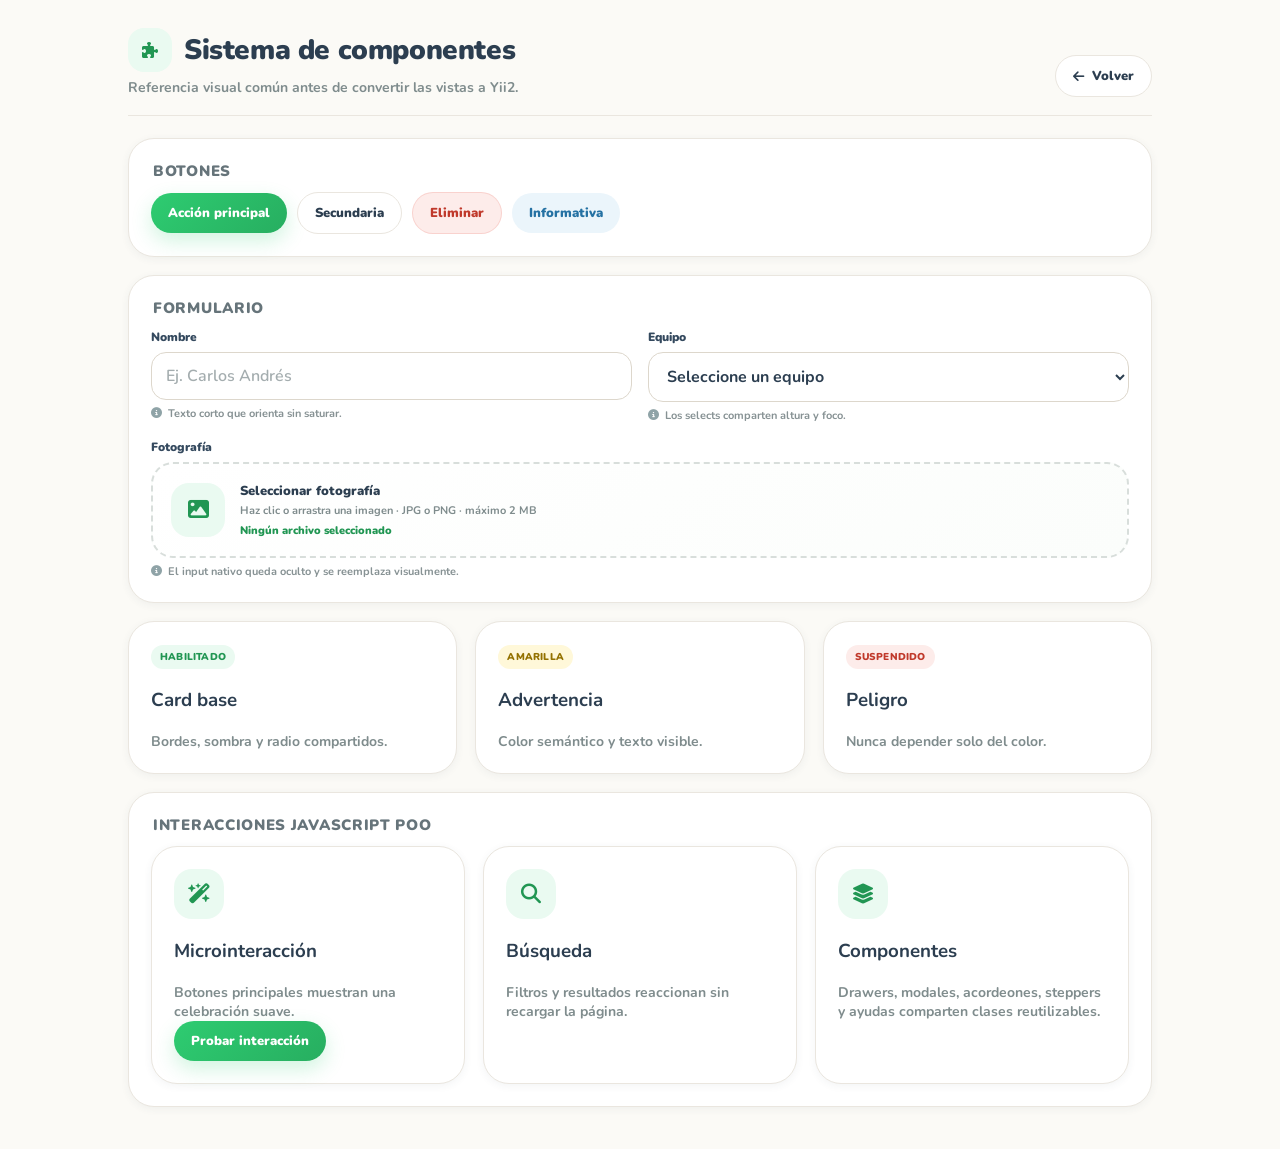
<file: componentes.html>
<!DOCTYPE html>

<html lang="es"><head><meta charset="utf-8"/><meta content="width=device-width,initial-scale=1" name="viewport"/><title>Guía de componentes - Torneo Infantil</title><link href="https://fonts.googleapis.com" rel="preconnect"/><link crossorigin="" href="https://fonts.gstatic.com" rel="preconnect"/><link href="https://fonts.googleapis.com/css2?family=Nunito:wght@400;600;700;800;900&amp;display=swap" rel="stylesheet"/><link href="https://cdnjs.cloudflare.com/ajax/libs/font-awesome/6.4.0/css/all.min.css" rel="stylesheet"/><link href="assets/css/torneo.css" rel="stylesheet"/></head><body><main class="main" style="max-width:1100px;margin:auto"><div class="view-head"><div><div class="view-title-row"><div class="title-icon"><i class="fa-solid fa-puzzle-piece"></i></div><h1 class="view-title">Sistema de componentes</h1></div><p class="view-subtitle">Referencia visual común antes de convertir las vistas a Yii2.</p></div><a class="btn btn-outline" href="index.html"><i class="fa-solid fa-arrow-left"></i> Volver</a></div><section class="card pad"><div class="section-title" style="margin-top:0">Botones</div><div class="actions"><button class="btn btn-primary">Acción principal</button><button class="btn btn-outline">Secundaria</button><button class="btn btn-danger">Eliminar</button><button class="btn btn-blue">Informativa</button></div></section><section class="card pad" style="margin-top:18px"><div class="section-title" style="margin-top:0">Formulario</div><div class="form-grid"><div class="form-group span-6"><label class="label">Nombre</label><input class="input" placeholder="Ej. Carlos Andrés"/><span class="hint">Texto corto que orienta sin saturar.</span></div><div class="form-group span-6"><label class="label">Equipo</label><select class="select"><option>Seleccione un equipo</option></select><span class="hint">Los selects comparten altura y foco.</span></div><div class="form-group full"><label class="label" for="demo_file">Fotografía</label><input accept="image/png,image/jpeg" class="input file-input" id="demo_file" type="file"/><span class="hint">El input nativo queda oculto y se reemplaza visualmente.</span></div></div></section><section class="grid grid-3" style="margin-top:18px"><div class="card pad"><span class="pill pill-green">HABILITADO</span><h3>Card base</h3><p class="view-subtitle">Bordes, sombra y radio compartidos.</p></div><div class="card pad"><span class="pill pill-yellow">AMARILLA</span><h3>Advertencia</h3><p class="view-subtitle">Color semántico y texto visible.</p></div><div class="card pad"><span class="pill pill-red">SUSPENDIDO</span><h3>Peligro</h3><p class="view-subtitle">Nunca depender solo del color.</p></div></section><section class="card pad" style="margin-top:18px"><div class="section-title" style="margin-top:0">Interacciones JavaScript POO</div><div class="grid grid-3"><div class="card pad"><div class="module-icon"><i class="fa-solid fa-wand-magic-sparkles"></i></div><h3>Microinteracción</h3><p class="view-subtitle">Botones principales muestran una celebración suave.</p><button class="btn btn-primary" type="button">Probar interacción</button></div><div class="card pad"><div class="module-icon"><i class="fa-solid fa-magnifying-glass"></i></div><h3>Búsqueda</h3><p class="view-subtitle">Filtros y resultados reaccionan sin recargar la página.</p></div><div class="card pad"><div class="module-icon"><i class="fa-solid fa-layer-group"></i></div><h3>Componentes</h3><p class="view-subtitle">Drawers, modales, acordeones, steppers y ayudas comparten clases reutilizables.</p></div></div></section></main><div class="toast" data-toast=""></div><script src="assets/js/components.js"></script><script src="assets/js/page-animations.js"></script><script src="assets/js/app.js"></script></body></html>
</file>
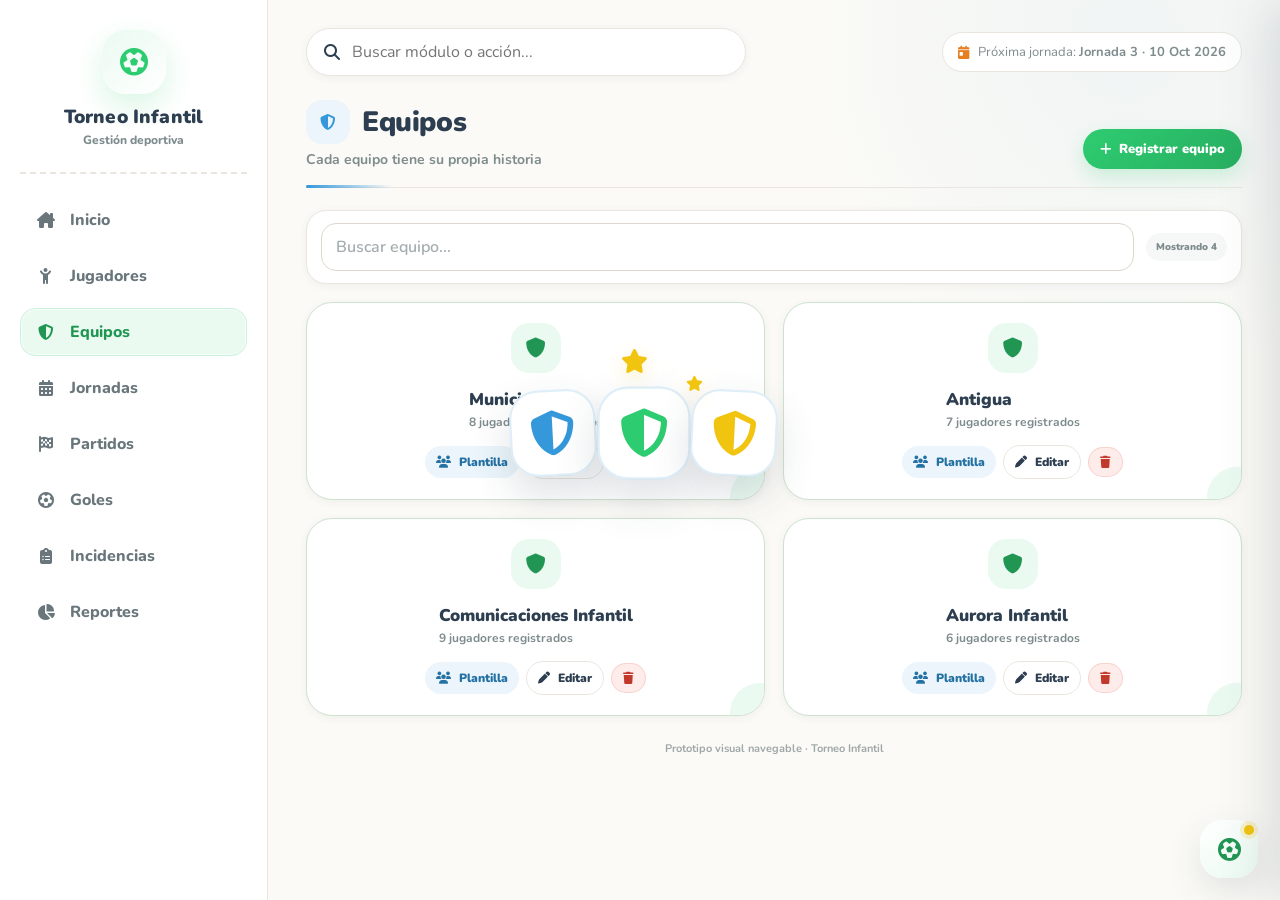
<file: equipos.html>
<!DOCTYPE html>

<html lang="es">
<head>
<meta charset="utf-8"/>
<meta content="width=device-width, initial-scale=1.0" name="viewport"/>
<title>
   Torneo Infantil - Equipos
  </title>
<link href="https://fonts.googleapis.com" rel="preconnect"/>
<link crossorigin="" href="https://fonts.gstatic.com" rel="preconnect"/>
<link href="https://fonts.googleapis.com/css2?family=Nunito:wght@400;600;700;800;900&amp;display=swap" rel="stylesheet"/>
<link href="https://cdnjs.cloudflare.com/ajax/libs/font-awesome/6.4.0/css/all.min.css" rel="stylesheet"/>
<link href="assets/css/torneo.css" rel="stylesheet"/>
</head>
<body data-page="equipos">
<button aria-label="Abrir menú" class="mobile-menu" data-menu-toggle="">
<i class="fa-solid fa-bars">
</i>
</button>
<div class="mobile-backdrop" data-mobile-backdrop="">
</div>
<div class="app">
<aside class="sidebar">
<div class="brand">
<div class="brand-mark">
<i class="fa-solid fa-futbol">
</i>
</div>
<div class="brand-title">
      Torneo Infantil
     </div>
<div class="brand-sub">
      Gestión deportiva
     </div>
</div>
<nav class="nav">
<a data-nav="inicio" href="index.html">
<i class="fa-solid fa-house-chimney">
</i>
<span>
       Inicio
      </span>
</a>
<a data-nav="jugadores" href="jugadores.html">
<i class="fa-solid fa-child-reaching">
</i>
<span>
       Jugadores
      </span>
</a>
<a data-nav="equipos" href="equipos.html">
<i class="fa-solid fa-shield-halved">
</i>
<span>
       Equipos
      </span>
</a>
<a data-nav="jornadas" href="jornadas.html">
<i class="fa-solid fa-calendar-days">
</i>
<span>
       Jornadas
      </span>
</a>
<a data-nav="partidos" href="partidos.html">
<i class="fa-solid fa-flag-checkered">
</i>
<span>
       Partidos
      </span>
</a>
<a data-nav="goles" href="goles.html">
<i class="fa-solid fa-futbol">
</i>
<span>
       Goles
      </span>
</a>
<a data-nav="incidencias" href="incidencias.html">
<i class="fa-solid fa-clipboard-list">
</i>
<span>
       Incidencias
      </span>
</a>
<a data-nav="reportes" href="reportes.html">
<i class="fa-solid fa-chart-pie">
</i>
<span>
       Reportes
      </span>
</a>
</nav>
</aside>
<main class="main">
<div class="topbar">
<div class="search">
<i class="fa-solid fa-magnifying-glass">
</i>
<input aria-label="Buscar en la vista" autocomplete="off" data-global-search="" placeholder="Buscar módulo o acción..." type="search"/>
<div aria-hidden="true" class="search-results" data-search-results=""></div></div>
<div class="top-info">
<i class="fa-solid fa-calendar-day">
</i>
<span>
       Próxima jornada:
       <strong>
        Jornada 3 · 10 Oct 2026
       </strong>
</span>
</div>
</div>
<div class="view-head" data-page-head="equipos">
<div>
<div class="view-title-row">
<div class="title-icon">
<i class="fa-solid fa-shield-halved">
</i>
</div>
<h1 class="view-title">
        Equipos
       </h1>
</div>
<p class="view-subtitle">
       Cada equipo tiene su propia historia
      </p>
</div>
<div class="actions">
<button class="btn btn-primary" data-crud-open="equipo" data-mode="create" type="button">
<i class="fa-solid fa-plus">
</i>
       Registrar equipo
      </button>
</div>
</div>
<div class="filters" data-filter-scope="">
<div class="grow">
<input class="input" data-search-input="" placeholder="Buscar equipo..."/>
</div>
<span class="filter-count" data-filter-count="">Mostrando todos</span></div>
<div class="grid grid-2">
<div class="card module-card team-card" data-filter-item="" data-search="Municipal" style="--team:#E74C3C">
<div class="module-icon">
<i class="fa-solid fa-shield">
</i>
</div>
<div class="module-info">
<div class="module-title">
        Municipal
       </div>
<div class="module-desc">
        8 jugadores registrados
       </div>
</div>
<div class="row-actions">
<button class="btn btn-blue btn-sm" data-roster='[["Carlos Andrés López García", "Delantero"], ["Diego Alejandro Ramírez", "Defensa"], ["Sofía Valentina Pérez", "Mediocampista"]]' data-team-roster="Municipal" type="button"><i class="fa-solid fa-users"></i> Plantilla</button>
<button class="btn btn-outline btn-sm" data-color="#E74C3C" data-crud-open="equipo" data-mode="edit" data-nombre="Municipal" type="button">
<i class="fa-solid fa-pen">
</i>
        Editar
       </button>
<a class="btn btn-danger btn-sm" data-confirm="¿Eliminar el equipo Municipal?" href="#">
<i class="fa-solid fa-trash">
</i>
</a>
</div>
</div>
<div class="card module-card team-card" data-filter-item="" data-search="Antigua" style="--team:#2ECC71">
<div class="module-icon">
<i class="fa-solid fa-shield">
</i>
</div>
<div class="module-info">
<div class="module-title">
        Antigua
       </div>
<div class="module-desc">
        7 jugadores registrados
       </div>
</div>
<div class="row-actions">
<button class="btn btn-blue btn-sm" data-roster='[["Mateo García Morales", "Portero"], ["Alejandro Sosa Castillo", "Delantero"], ["Valeria Gómez", "Defensa"]]' data-team-roster="Antigua" type="button"><i class="fa-solid fa-users"></i> Plantilla</button>
<button class="btn btn-outline btn-sm" data-color="#2ECC71" data-crud-open="equipo" data-mode="edit" data-nombre="Antigua" type="button">
<i class="fa-solid fa-pen">
</i>
        Editar
       </button>
<a class="btn btn-danger btn-sm" data-confirm="¿Eliminar el equipo Antigua?" href="#">
<i class="fa-solid fa-trash">
</i>
</a>
</div>
</div>
<div class="card module-card team-card" data-filter-item="" data-search="Comunicaciones Infantil" style="--team:#3498DB">
<div class="module-icon">
<i class="fa-solid fa-shield">
</i>
</div>
<div class="module-info">
<div class="module-title">
        Comunicaciones Infantil
       </div>
<div class="module-desc">
        9 jugadores registrados
       </div>
</div>
<div class="row-actions">
<button class="btn btn-blue btn-sm" data-roster='[["Luis Méndez Ruiz", "Mediocampista"], ["Daniel Herrera", "Delantero"], ["María Fernanda Ruiz", "Portero"]]' data-team-roster="Comunicaciones Infantil" type="button"><i class="fa-solid fa-users"></i> Plantilla</button>
<button class="btn btn-outline btn-sm" data-color="#3498DB" data-crud-open="equipo" data-mode="edit" data-nombre="Comunicaciones Infantil" type="button">
<i class="fa-solid fa-pen">
</i>
        Editar
       </button>
<a class="btn btn-danger btn-sm" data-confirm="¿Eliminar el equipo Comunicaciones Infantil?" href="#">
<i class="fa-solid fa-trash">
</i>
</a>
</div>
</div>
<div class="card module-card team-card" data-filter-item="" data-search="Aurora Infantil" style="--team:#F39C12">
<div class="module-icon">
<i class="fa-solid fa-shield">
</i>
</div>
<div class="module-info">
<div class="module-title">
        Aurora Infantil
       </div>
<div class="module-desc">
        6 jugadores registrados
       </div>
</div>
<div class="row-actions">
<button class="btn btn-blue btn-sm" data-roster='[["Emilio Santos", "Defensa"], ["Isabella López", "Mediocampista"], ["Samuel Reyes", "Delantero"]]' data-team-roster="Aurora Infantil" type="button"><i class="fa-solid fa-users"></i> Plantilla</button>
<button class="btn btn-outline btn-sm" data-color="#F39C12" data-crud-open="equipo" data-mode="edit" data-nombre="Aurora Infantil" type="button">
<i class="fa-solid fa-pen">
</i>
        Editar
       </button>
<a class="btn btn-danger btn-sm" data-confirm="¿Eliminar el equipo Aurora Infantil?" href="#">
<i class="fa-solid fa-trash">
</i>
</a>
</div>
</div>
</div>
<div class="footer-note">
     Prototipo visual navegable · Torneo Infantil
    </div>
</main>
</div>
<div class="toast" data-toast="">
</div>
<div aria-hidden="true" class="crud-backdrop" data-crud-modal="equipo">
<section aria-labelledby="equipo-modal-title" aria-modal="true" class="crud-modal" role="dialog">
<div class="crud-head">
<div>
<div class="crud-kicker">
<i class="fa-solid fa-shield-halved">
</i>
       Equipos
      </div>
<h2 data-create-title="Registrar equipo" data-crud-title="" data-edit-title="Editar equipo" id="equipo-modal-title">
       Registrar equipo
      </h2>
<p>
       Define el nombre y un color identificador que se mantendrá en todo el sistema.
      </p>
</div>
<button aria-label="Cerrar" class="modal-close" data-close-crud="" title="Cerrar ventana" type="button">
<i class="fa-solid fa-xmark">
</i>
</button>
</div>
<form class="crud-form" data-crud-form="equipo" data-entity-label="Equipo">
<div class="form-grid modal-form-grid">
<div class="form-group full">
<label class="label" for="equipo_nombre">
        Nombre del equipo
       </label>
<input class="input" data-summary-label="Nombre del equipo" id="equipo_nombre" maxlength="100" name="nombre" placeholder="Ej. Municipal Infantil" required=""/>
<span class="hint">Ingrese el nombre oficial con el que participará el equipo.</span>
<span aria-live="polite" class="field-message"></span></div>
<div class="helper-box full auto-color-note"><i class="fa-solid fa-palette"></i><div><strong>Color visual automático</strong><p>El sistema asignará un color estable a partir del equipo. No se guarda como dato editable en la base de datos.</p></div></div>
</div>
<div class="form-actions modal-form-actions">
<button class="btn btn-outline" data-close-crud="" title="Cerrar ventana" type="button">
<i class="fa-solid fa-arrow-left">
</i>
       Regresar
      </button>
<button class="btn btn-primary" type="submit">
<i class="fa-solid fa-list-check">
</i>
       Revisar y guardar
      </button>
</div>
</form>
</section>
</div>
<script src="assets/js/components.js"></script><script src="assets/js/page-animations.js"></script><script src="assets/js/app.js"></script><div class="ui-coach" data-coach="">
<button aria-expanded="false" aria-label="Abrir ayuda rápida" class="ui-coach-button" type="button">
<span class="ui-coach-face"><i class="fa-solid fa-futbol"></i></span>
<span class="ui-coach-ping"></span>
</button>
<div class="ui-coach-bubble" role="status">
<div class="ui-coach-title">Tip de equipos</div>
<div class="ui-coach-text">Abre la plantilla rápida para revisar jugadores sin salir de esta pantalla.</div>
</div>
</div><div aria-hidden="true" class="ui-drawer-backdrop" data-drawer-backdrop=""></div><aside aria-hidden="true" aria-label="Plantilla del equipo" class="ui-drawer" data-team-drawer="">
<div class="ui-drawer-head"><div><div class="crud-kicker"><i class="fa-solid fa-users"></i> Plantilla rápida</div><h2 data-team-drawer-title="">Equipo</h2><p>Consulta rápida sin abandonar Equipos.</p></div><button aria-label="Cerrar" class="modal-close" data-drawer-close="" type="button"><i class="fa-solid fa-xmark"></i></button></div>
<div class="ui-drawer-body" data-team-drawer-body=""></div>
<div class="ui-drawer-foot"><a class="btn btn-blue" href="jugadores.html"><i class="fa-solid fa-arrow-up-right-from-square"></i> Abrir Jugadores</a></div>
</aside></body>
</html>
</file>
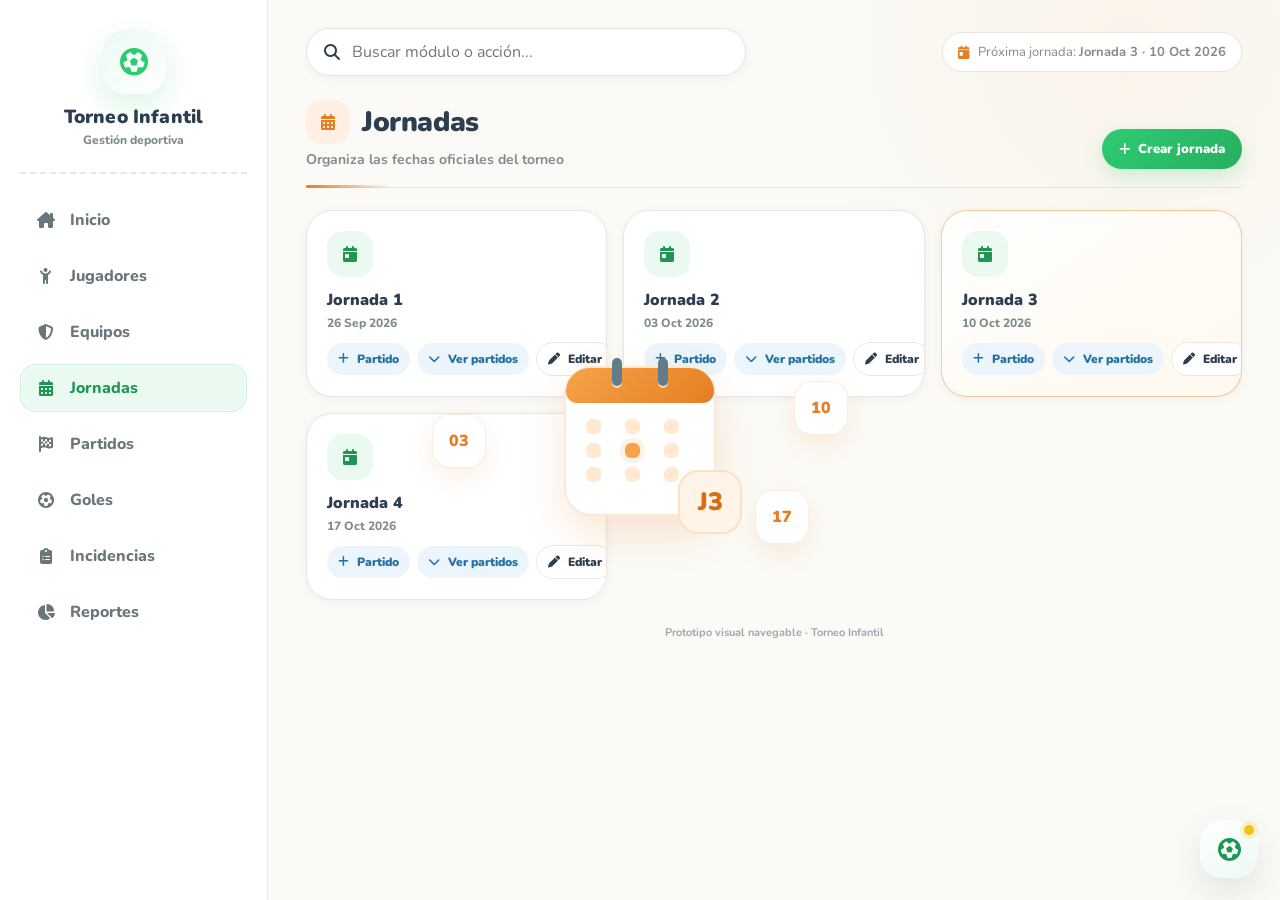
<file: jornadas.html>
<!DOCTYPE html>

<html lang="es">
<head>
<meta charset="utf-8"/>
<meta content="width=device-width, initial-scale=1.0" name="viewport"/>
<title>
   Torneo Infantil - Jornadas
  </title>
<link href="https://fonts.googleapis.com" rel="preconnect"/>
<link crossorigin="" href="https://fonts.gstatic.com" rel="preconnect"/>
<link href="https://fonts.googleapis.com/css2?family=Nunito:wght@400;600;700;800;900&amp;display=swap" rel="stylesheet"/>
<link href="https://cdnjs.cloudflare.com/ajax/libs/font-awesome/6.4.0/css/all.min.css" rel="stylesheet"/>
<link href="assets/css/torneo.css" rel="stylesheet"/>
</head>
<body data-page="jornadas">
<button aria-label="Abrir menú" class="mobile-menu" data-menu-toggle="">
<i class="fa-solid fa-bars">
</i>
</button>
<div class="mobile-backdrop" data-mobile-backdrop="">
</div>
<div class="app">
<aside class="sidebar">
<div class="brand">
<div class="brand-mark">
<i class="fa-solid fa-futbol">
</i>
</div>
<div class="brand-title">
      Torneo Infantil
     </div>
<div class="brand-sub">
      Gestión deportiva
     </div>
</div>
<nav class="nav">
<a data-nav="inicio" href="index.html">
<i class="fa-solid fa-house-chimney">
</i>
<span>
       Inicio
      </span>
</a>
<a data-nav="jugadores" href="jugadores.html">
<i class="fa-solid fa-child-reaching">
</i>
<span>
       Jugadores
      </span>
</a>
<a data-nav="equipos" href="equipos.html">
<i class="fa-solid fa-shield-halved">
</i>
<span>
       Equipos
      </span>
</a>
<a data-nav="jornadas" href="jornadas.html">
<i class="fa-solid fa-calendar-days">
</i>
<span>
       Jornadas
      </span>
</a>
<a data-nav="partidos" href="partidos.html">
<i class="fa-solid fa-flag-checkered">
</i>
<span>
       Partidos
      </span>
</a>
<a data-nav="goles" href="goles.html">
<i class="fa-solid fa-futbol">
</i>
<span>
       Goles
      </span>
</a>
<a data-nav="incidencias" href="incidencias.html">
<i class="fa-solid fa-clipboard-list">
</i>
<span>
       Incidencias
      </span>
</a>
<a data-nav="reportes" href="reportes.html">
<i class="fa-solid fa-chart-pie">
</i>
<span>
       Reportes
      </span>
</a>
</nav>
</aside>
<main class="main">
<div class="topbar">
<div class="search">
<i class="fa-solid fa-magnifying-glass">
</i>
<input aria-label="Buscar en la vista" autocomplete="off" data-global-search="" placeholder="Buscar módulo o acción..." type="search"/>
<div aria-hidden="true" class="search-results" data-search-results=""></div></div>
<div class="top-info">
<i class="fa-solid fa-calendar-day">
</i>
<span>
       Próxima jornada:
       <strong>
        Jornada 3 · 10 Oct 2026
       </strong>
</span>
</div>
</div>
<div class="view-head" data-page-head="jornadas">
<div>
<div class="view-title-row">
<div class="title-icon">
<i class="fa-solid fa-calendar-days">
</i>
</div>
<h1 class="view-title">
        Jornadas
       </h1>
</div>
<p class="view-subtitle">
       Organiza las fechas oficiales del torneo
      </p>
</div>
<div class="actions">
<button class="btn btn-primary" data-crud-open="jornada" data-mode="create" type="button">
<i class="fa-solid fa-plus">
</i>
       Crear jornada
      </button>
</div>
</div>
<div class="timeline">
<div class="card timeline-item">
<div class="timeline-icon">
<i class="fa-solid fa-calendar-day">
</i>
</div>
<div class="timeline-title">
       Jornada 1
      </div>
<div class="timeline-date">
       26 Sep 2026
      </div>
<div class="row-actions" style="margin-top:11px">
<button class="btn btn-blue btn-sm" data-crud-open="partido" data-jornada="Jornada 1 · 26/09/2026" data-mode="create" type="button">
<i class="fa-solid fa-plus">
</i>
        Partido
       </button>
<button aria-expanded="false" class="btn btn-blue btn-sm" data-disclosure="jornada-panel-1" type="button"><i class="fa-solid fa-chevron-down"></i> Ver partidos</button>
<button class="btn btn-outline btn-sm" data-crud-open="jornada" data-fecha="2026-09-26" data-mode="edit" data-numero="1" type="button">
<i class="fa-solid fa-pen">
</i>
        Editar
       </button>
<a class="btn btn-danger btn-sm" data-confirm="¿Eliminar Jornada 1?" href="#">
<i class="fa-solid fa-trash">
</i>
</a>
</div>
<div class="inline-disclosure" hidden="" id="jornada-panel-1"><div class="mini-match"><div><strong>Comunicaciones Infantil</strong><span>vs</span><strong>Municipal</strong></div><span class="mini-score">2 - 2</span></div></div></div>
<div class="card timeline-item">
<div class="timeline-icon">
<i class="fa-solid fa-calendar-day">
</i>
</div>
<div class="timeline-title">
       Jornada 2
      </div>
<div class="timeline-date">
       03 Oct 2026
      </div>
<div class="row-actions" style="margin-top:11px">
<button class="btn btn-blue btn-sm" data-crud-open="partido" data-jornada="Jornada 2 · 03/10/2026" data-mode="create" type="button">
<i class="fa-solid fa-plus">
</i>
        Partido
       </button>
<button aria-expanded="false" class="btn btn-blue btn-sm" data-disclosure="jornada-panel-2" type="button"><i class="fa-solid fa-chevron-down"></i> Ver partidos</button>
<button class="btn btn-outline btn-sm" data-crud-open="jornada" data-fecha="2026-10-03" data-mode="edit" data-numero="2" type="button">
<i class="fa-solid fa-pen">
</i>
        Editar
       </button>
<a class="btn btn-danger btn-sm" data-confirm="¿Eliminar Jornada 2?" href="#">
<i class="fa-solid fa-trash">
</i>
</a>
</div>
<div class="inline-disclosure" hidden="" id="jornada-panel-2"><div class="mini-match"><div><strong>Municipal</strong><span>vs</span><strong>Antigua</strong></div><span class="mini-score">3 - 1</span></div><div class="mini-match"><div><strong>Aurora Infantil</strong><span>vs</span><strong>Comunicaciones Infantil</strong></div><span class="mini-score">1 - 0</span></div></div></div>
<div class="card timeline-item next">
<div class="timeline-icon">
<i class="fa-solid fa-calendar-day">
</i>
</div>
<div class="timeline-title">
       Jornada 3
      </div>
<div class="timeline-date">
       10 Oct 2026
      </div>
<div class="row-actions" style="margin-top:11px">
<button class="btn btn-blue btn-sm" data-crud-open="partido" data-jornada="Jornada 3 · 10/10/2026" data-mode="create" type="button">
<i class="fa-solid fa-plus">
</i>
        Partido
       </button>
<button aria-expanded="false" class="btn btn-blue btn-sm" data-disclosure="jornada-panel-3" type="button"><i class="fa-solid fa-chevron-down"></i> Ver partidos</button>
<button class="btn btn-outline btn-sm" data-crud-open="jornada" data-fecha="2026-10-10" data-mode="edit" data-numero="3" type="button">
<i class="fa-solid fa-pen">
</i>
        Editar
       </button>
<a class="btn btn-danger btn-sm" data-confirm="¿Eliminar Jornada 3?" href="#">
<i class="fa-solid fa-trash">
</i>
</a>
</div>
<div class="inline-disclosure" hidden="" id="jornada-panel-3"><div class="mini-match"><div><strong>Aurora Infantil</strong><span>vs</span><strong>Comunicaciones Infantil</strong></div><span class="mini-score">Próximo</span></div><div class="mini-match"><div><strong>Municipal</strong><span>vs</span><strong>Antigua</strong></div><span class="mini-score">Próximo</span></div></div></div>
<div class="card timeline-item">
<div class="timeline-icon">
<i class="fa-solid fa-calendar-day">
</i>
</div>
<div class="timeline-title">
       Jornada 4
      </div>
<div class="timeline-date">
       17 Oct 2026
      </div>
<div class="row-actions" style="margin-top:11px">
<button class="btn btn-blue btn-sm" data-crud-open="partido" data-jornada="Jornada 4 · 17/10/2026" data-mode="create" type="button">
<i class="fa-solid fa-plus">
</i>
        Partido
       </button>
<button aria-expanded="false" class="btn btn-blue btn-sm" data-disclosure="jornada-panel-4" type="button"><i class="fa-solid fa-chevron-down"></i> Ver partidos</button>
<button class="btn btn-outline btn-sm" data-crud-open="jornada" data-fecha="2026-10-17" data-mode="edit" data-numero="4" type="button">
<i class="fa-solid fa-pen">
</i>
        Editar
       </button>
<a class="btn btn-danger btn-sm" data-confirm="¿Eliminar Jornada 4?" href="#">
<i class="fa-solid fa-trash">
</i>
</a>
</div>
<div class="inline-disclosure" hidden="" id="jornada-panel-4"><div class="mini-match"><div><strong>Antigua</strong><span>vs</span><strong>Aurora Infantil</strong></div><span class="mini-score">Próximo</span></div></div></div>
</div>
<div class="footer-note">
     Prototipo visual navegable · Torneo Infantil
    </div>
</main>
</div>
<div class="toast" data-toast="">
</div>
<div aria-hidden="true" class="crud-backdrop" data-crud-modal="jornada">
<section aria-labelledby="jornada-modal-title" aria-modal="true" class="crud-modal" role="dialog">
<div class="crud-head">
<div>
<div class="crud-kicker">
<i class="fa-solid fa-calendar-days">
</i>
       Jornadas
      </div>
<h2 data-create-title="Crear jornada" data-crud-title="" data-edit-title="Editar jornada" id="jornada-modal-title">
       Crear jornada
      </h2>
<p>
       La jornada agrupa uno o varios partidos en una fecha oficial.
      </p>
</div>
<button aria-label="Cerrar" class="modal-close" data-close-crud="" title="Cerrar ventana" type="button">
<i class="fa-solid fa-xmark">
</i>
</button>
</div>
<form class="crud-form" data-crud-form="jornada" data-entity-label="Jornada">
<div class="form-grid modal-form-grid">
<div class="form-group span-5">
<label class="label" for="jornada_numero">
        Número de jornada
       </label>
<input class="input" data-summary-label="Número de jornada" id="jornada_numero" min="1" name="numero" required="" type="number"/>
<span class="hint">Use un número único para identificar la jornada.</span><span aria-live="polite" class="field-message"></span></div>
<div class="form-group span-7">
<label class="label" for="jornada_fecha">
        Fecha de juego
       </label>
<input class="input" data-summary-label="Fecha de juego" id="jornada_fecha" name="fecha" required="" type="date"/>
<span class="hint">Seleccione la fecha oficial de juego.</span><span aria-live="polite" class="field-message"></span></div>
<div class="form-group full">
<div class="helper-box">
<i class="fa-solid fa-circle-info">
</i>
<div>
<b>
          Relación con los partidos
         </b>
<span>
          Después podrás crear los enfrentamientos que pertenezcan a esta jornada sin volver a escribir su fecha.
         </span>
</div>
</div>
</div>
</div>
<div class="form-actions modal-form-actions">
<button class="btn btn-outline" data-close-crud="" title="Cerrar ventana" type="button">
<i class="fa-solid fa-arrow-left">
</i>
       Regresar
      </button>
<button class="btn btn-primary" type="submit">
<i class="fa-solid fa-list-check">
</i>
       Revisar y guardar
      </button>
</div>
</form>
</section>
</div>
<div aria-hidden="true" class="crud-backdrop" data-crud-modal="partido">
<section aria-labelledby="partido-modal-title" aria-modal="true" class="crud-modal" role="dialog">
<div class="crud-head">
<div>
<div class="crud-kicker">
<i class="fa-solid fa-flag-checkered">
</i>
       Partidos
      </div>
<h2 data-create-title="Crear partido" data-crud-title="" data-edit-title="Editar partido" id="partido-modal-title">
       Crear partido
      </h2>
<p>
       Relaciona dos equipos dentro de una jornada. El marcador se calcula a partir de los goles.
      </p>
</div>
<button aria-label="Cerrar" class="modal-close" data-close-crud="" title="Cerrar ventana" type="button">
<i class="fa-solid fa-xmark">
</i>
</button>
</div>
<form class="crud-form" data-crud-form="partido" data-entity-label="Partido">
<div class="form-grid modal-form-grid">
<div class="form-group full">
<label class="label" for="partido_jornada">
        Jornada
       </label>
<select class="select" data-summary-label="Jornada" id="partido_jornada" name="jornada" required="">
<option value="">Seleccione jornada</option>
<option>
         Jornada 1 · 26/09/2026
        </option>
<option>
         Jornada 2 · 03/10/2026
        </option>
<option>
         Jornada 3 · 10/10/2026
        </option>
<option>
         Jornada 4 · 17/10/2026
        </option>
</select>
<span class="hint">Seleccione la jornada correspondiente al encuentro.</span><span aria-live="polite" class="field-message"></span></div>
<div class="form-group span-6">
<label class="label" for="partido_local">
        Equipo local
       </label>
<select class="select" data-summary-label="Equipo local" id="partido_local" name="local" required="">
<option value="">Seleccione equipo local</option>
<option>
         Municipal
        </option>
<option>
         Antigua
        </option>
<option>
         Comunicaciones Infantil
        </option>
<option>
         Aurora Infantil
        </option>
</select>
<span class="hint">Seleccione el equipo que actuará como local.</span><span aria-live="polite" class="field-message"></span></div>
<div class="form-group span-6">
<label class="label" for="partido_visitante">
        Equipo visitante
       </label>
<select class="select" data-summary-label="Equipo visitante" id="partido_visitante" name="visitante" required="">
<option value="">Seleccione equipo visitante</option>
<option>
         Municipal
        </option>
<option>
         Antigua
        </option>
<option>
         Comunicaciones Infantil
        </option>
<option>
         Aurora Infantil
        </option>
</select>
<span class="hint">Seleccione un equipo diferente al local.</span><span aria-live="polite" class="field-message"></span></div>
<div class="form-group full">
<div class="helper-box">
<i class="fa-solid fa-calculator">
</i>
<div>
<b>
          Marcador automático
         </b>
<span>
          No se escribe manualmente: se obtiene sumando los goles de los jugadores de cada equipo en este partido.
         </span>
</div>
</div>
</div>
</div>
<div class="form-actions modal-form-actions">
<button class="btn btn-outline" data-close-crud="" title="Cerrar ventana" type="button">
<i class="fa-solid fa-arrow-left">
</i>
       Regresar
      </button>
<button class="btn btn-primary" type="submit">
<i class="fa-solid fa-list-check">
</i>
       Revisar y guardar
      </button>
</div>
</form>
</section>
</div>
<script src="assets/js/components.js"></script><script src="assets/js/page-animations.js"></script><script src="assets/js/app.js"></script><div class="ui-coach" data-coach="">
<button aria-expanded="false" aria-label="Abrir ayuda rápida" class="ui-coach-button" type="button">
<span class="ui-coach-face"><i class="fa-solid fa-futbol"></i></span>
<span class="ui-coach-ping"></span>
</button>
<div class="ui-coach-bubble" role="status">
<div class="ui-coach-title">Tip de jornadas</div>
<div class="ui-coach-text">Expande una jornada para ver sus partidos sin cambiar de vista.</div>
</div>
</div></body>
</html>
</file>
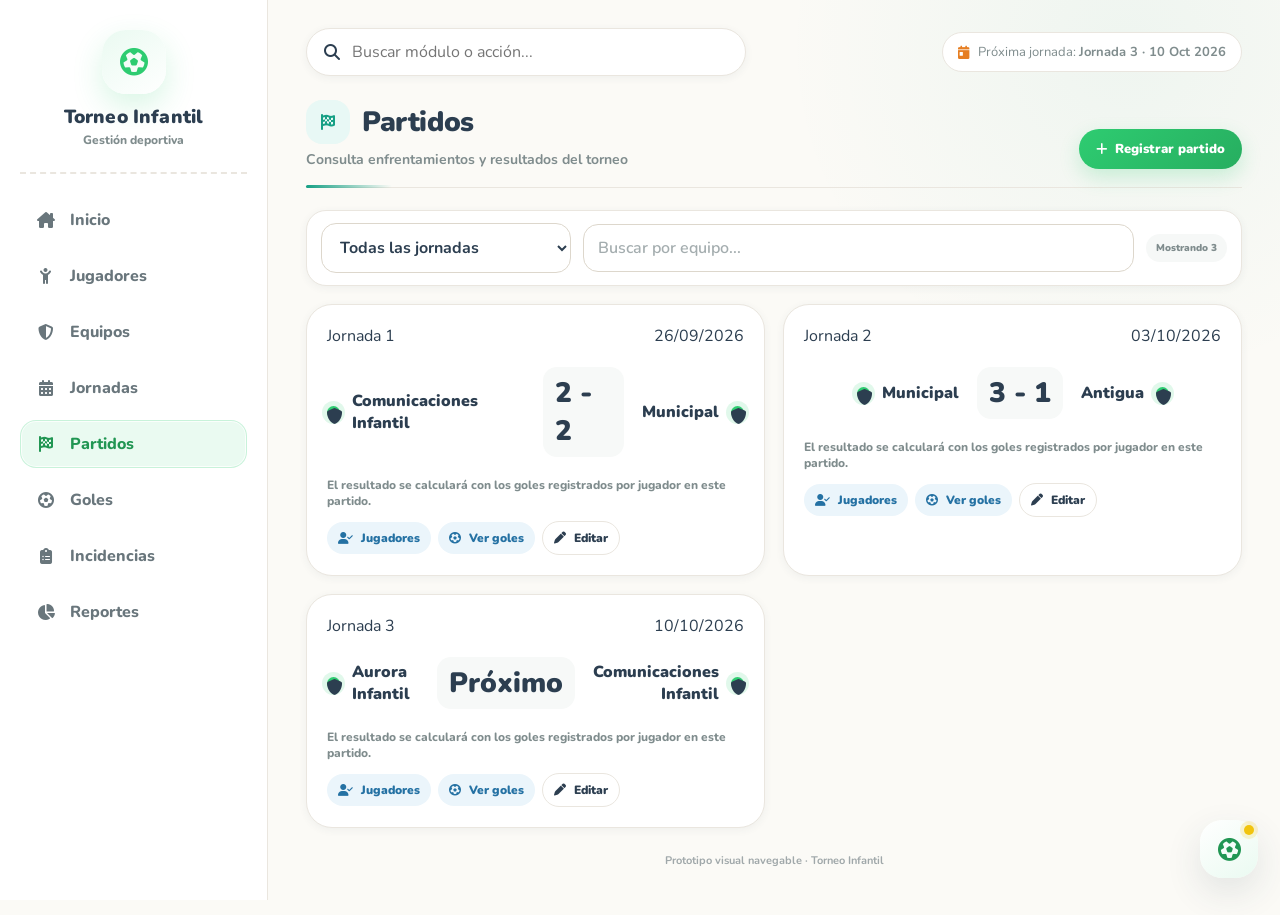
<file: partidos.html>
<!DOCTYPE html>

<html lang="es">
<head>
<meta charset="utf-8"/>
<meta content="width=device-width, initial-scale=1.0" name="viewport"/>
<title>
   Torneo Infantil - Partidos
  </title>
<link href="https://fonts.googleapis.com" rel="preconnect"/>
<link crossorigin="" href="https://fonts.gstatic.com" rel="preconnect"/>
<link href="https://fonts.googleapis.com/css2?family=Nunito:wght@400;600;700;800;900&amp;display=swap" rel="stylesheet"/>
<link href="https://cdnjs.cloudflare.com/ajax/libs/font-awesome/6.4.0/css/all.min.css" rel="stylesheet"/>
<link href="assets/css/torneo.css" rel="stylesheet"/>
</head>
<body data-page="partidos">
<button aria-label="Abrir menú" class="mobile-menu" data-menu-toggle="">
<i class="fa-solid fa-bars">
</i>
</button>
<div class="mobile-backdrop" data-mobile-backdrop="">
</div>
<div class="app">
<aside class="sidebar">
<div class="brand">
<div class="brand-mark">
<i class="fa-solid fa-futbol">
</i>
</div>
<div class="brand-title">
      Torneo Infantil
     </div>
<div class="brand-sub">
      Gestión deportiva
     </div>
</div>
<nav class="nav">
<a data-nav="inicio" href="index.html">
<i class="fa-solid fa-house-chimney">
</i>
<span>
       Inicio
      </span>
</a>
<a data-nav="jugadores" href="jugadores.html">
<i class="fa-solid fa-child-reaching">
</i>
<span>
       Jugadores
      </span>
</a>
<a data-nav="equipos" href="equipos.html">
<i class="fa-solid fa-shield-halved">
</i>
<span>
       Equipos
      </span>
</a>
<a data-nav="jornadas" href="jornadas.html">
<i class="fa-solid fa-calendar-days">
</i>
<span>
       Jornadas
      </span>
</a>
<a data-nav="partidos" href="partidos.html">
<i class="fa-solid fa-flag-checkered">
</i>
<span>
       Partidos
      </span>
</a>
<a data-nav="goles" href="goles.html">
<i class="fa-solid fa-futbol">
</i>
<span>
       Goles
      </span>
</a>
<a data-nav="incidencias" href="incidencias.html">
<i class="fa-solid fa-clipboard-list">
</i>
<span>
       Incidencias
      </span>
</a>
<a data-nav="reportes" href="reportes.html">
<i class="fa-solid fa-chart-pie">
</i>
<span>
       Reportes
      </span>
</a>
</nav>
</aside>
<main class="main">
<div class="topbar">
<div class="search">
<i class="fa-solid fa-magnifying-glass">
</i>
<input aria-label="Buscar en la vista" autocomplete="off" data-global-search="" placeholder="Buscar módulo o acción..." type="search"/>
<div aria-hidden="true" class="search-results" data-search-results=""></div></div>
<div class="top-info">
<i class="fa-solid fa-calendar-day">
</i>
<span>
       Próxima jornada:
       <strong>
        Jornada 3 · 10 Oct 2026
       </strong>
</span>
</div>
</div>
<div class="view-head" data-page-head="partidos">
<div>
<div class="view-title-row">
<div class="title-icon">
<i class="fa-solid fa-flag-checkered">
</i>
</div>
<h1 class="view-title">
        Partidos
       </h1>
</div>
<p class="view-subtitle">
       Consulta enfrentamientos y resultados del torneo
      </p>
</div>
<div class="actions">
<button class="btn btn-primary" data-crud-open="partido" data-mode="create" type="button">
<i class="fa-solid fa-plus">
</i>
       Registrar partido
      </button>
</div>
</div>
<div class="filters" data-filter-scope="">
<select class="select" data-filter-select="jornada" style="max-width:250px">
<option value="todos">
       Todas las jornadas
      </option>
<option value="jornada1">
       Jornada 1
      </option>
<option value="jornada2">
       Jornada 2
      </option>
<option value="jornada3">
       Jornada 3
      </option>
</select>
<div class="grow">
<input class="input" data-search-input="" placeholder="Buscar por equipo..."/>
</div>
<span class="filter-count" data-filter-count="">Mostrando todos</span></div>
<div class="grid grid-2">
<div class="card match-card" data-filter-item="" data-jornada="jornada1" data-search="Comunicaciones Infantil Municipal">
<div class="match-top">
<span>
        Jornada 1
       </span>
<span>
        26/09/2026
       </span>
</div>
<div class="scoreline">
<div class="team-side">
<span class="team-dot">
<i class="fa-solid fa-shield">
</i>
</span>
        Comunicaciones Infantil
       </div>
<div class="score">
        2 - 2
       </div>
<div class="team-side right">
        Municipal
        <span class="team-dot">
<i class="fa-solid fa-shield">
</i>
</span>
</div>
</div>
<div class="match-meta">
       El resultado se calculará con los goles registrados por jugador en este partido.
      </div>
<div class="row-actions" style="margin-top:12px"><button class="btn btn-blue btn-sm" data-participant-picker="1" type="button"><i class="fa-solid fa-user-check"></i> Jugadores</button>
<a class="btn btn-blue btn-sm" href="goles.html">
<i class="fa-solid fa-futbol">
</i>
        Ver goles
       </a>
<button class="btn btn-outline btn-sm" data-crud-open="partido" data-jornada="Jornada 1 · 26/09/2026" data-local="Comunicaciones Infantil" data-mode="edit" data-visitante="Municipal" type="button">
<i class="fa-solid fa-pen">
</i>
        Editar
       </button>
</div>
</div>
<div class="card match-card" data-filter-item="" data-jornada="jornada2" data-search="Municipal Antigua">
<div class="match-top">
<span>
        Jornada 2
       </span>
<span>
        03/10/2026
       </span>
</div>
<div class="scoreline">
<div class="team-side">
<span class="team-dot">
<i class="fa-solid fa-shield">
</i>
</span>
        Municipal
       </div>
<div class="score">
        3 - 1
       </div>
<div class="team-side right">
        Antigua
        <span class="team-dot">
<i class="fa-solid fa-shield">
</i>
</span>
</div>
</div>
<div class="match-meta">
       El resultado se calculará con los goles registrados por jugador en este partido.
      </div>
<div class="row-actions" style="margin-top:12px"><button class="btn btn-blue btn-sm" data-participant-picker="2" type="button"><i class="fa-solid fa-user-check"></i> Jugadores</button>
<a class="btn btn-blue btn-sm" href="goles.html">
<i class="fa-solid fa-futbol">
</i>
        Ver goles
       </a>
<button class="btn btn-outline btn-sm" data-crud-open="partido" data-jornada="Jornada 2 · 03/10/2026" data-local="Municipal" data-mode="edit" data-visitante="Antigua" type="button">
<i class="fa-solid fa-pen">
</i>
        Editar
       </button>
</div>
</div>
<div class="card match-card" data-filter-item="" data-jornada="jornada3" data-search="Aurora Infantil Comunicaciones Infantil">
<div class="match-top">
<span>
        Jornada 3
       </span>
<span>
        10/10/2026
       </span>
</div>
<div class="scoreline">
<div class="team-side">
<span class="team-dot">
<i class="fa-solid fa-shield">
</i>
</span>
        Aurora Infantil
       </div>
<div class="score">
        Próximo
       </div>
<div class="team-side right">
        Comunicaciones Infantil
        <span class="team-dot">
<i class="fa-solid fa-shield">
</i>
</span>
</div>
</div>
<div class="match-meta">
       El resultado se calculará con los goles registrados por jugador en este partido.
      </div>
<div class="row-actions" style="margin-top:12px"><button class="btn btn-blue btn-sm" data-participant-picker="3" type="button"><i class="fa-solid fa-user-check"></i> Jugadores</button>
<a class="btn btn-blue btn-sm" href="goles.html">
<i class="fa-solid fa-futbol">
</i>
        Ver goles
       </a>
<button class="btn btn-outline btn-sm" data-crud-open="partido" data-jornada="Jornada 3 · 10/10/2026" data-local="Aurora Infantil" data-mode="edit" data-visitante="Comunicaciones Infantil" type="button">
<i class="fa-solid fa-pen">
</i>
        Editar
       </button>
</div>
</div>
</div>
<div class="footer-note">
     Prototipo visual navegable · Torneo Infantil
    </div>
</main>
</div>
<div class="toast" data-toast="">
</div>
<div aria-hidden="true" class="crud-backdrop" data-crud-modal="partido">
<section aria-labelledby="partido-modal-title" aria-modal="true" class="crud-modal" role="dialog">
<div class="crud-head">
<div>
<div class="crud-kicker">
<i class="fa-solid fa-flag-checkered">
</i>
       Partidos
      </div>
<h2 data-create-title="Crear partido" data-crud-title="" data-edit-title="Editar partido" id="partido-modal-title">
       Crear partido
      </h2>
<p>
       Relaciona dos equipos dentro de una jornada. El marcador se calcula a partir de los goles.
      </p>
</div>
<button aria-label="Cerrar" class="modal-close" data-close-crud="" title="Cerrar ventana" type="button">
<i class="fa-solid fa-xmark">
</i>
</button>
</div>
<form class="crud-form" data-crud-form="partido" data-entity-label="Partido">
<div class="form-grid modal-form-grid">
<div class="form-group full">
<label class="label" for="partido_jornada">
        Jornada
       </label>
<select class="select" data-summary-label="Jornada" id="partido_jornada" name="jornada" required="">
<option value="">Seleccione jornada</option>
<option>
         Jornada 1 · 26/09/2026
        </option>
<option>
         Jornada 2 · 03/10/2026
        </option>
<option>
         Jornada 3 · 10/10/2026
        </option>
<option>
         Jornada 4 · 17/10/2026
        </option>
</select>
<span class="hint">Seleccione la jornada correspondiente al encuentro.</span><span aria-live="polite" class="field-message"></span></div>
<div class="form-group span-6">
<label class="label" for="partido_local">
        Equipo local
       </label>
<select class="select" data-summary-label="Equipo local" id="partido_local" name="local" required="">
<option value="">Seleccione equipo local</option>
<option>
         Municipal
        </option>
<option>
         Antigua
        </option>
<option>
         Comunicaciones Infantil
        </option>
<option>
         Aurora Infantil
        </option>
</select>
<span class="hint">Seleccione el equipo que actuará como local.</span><span aria-live="polite" class="field-message"></span></div>
<div class="form-group span-6">
<label class="label" for="partido_visitante">
        Equipo visitante
       </label>
<select class="select" data-summary-label="Equipo visitante" id="partido_visitante" name="visitante" required="">
<option value="">Seleccione equipo visitante</option>
<option>
         Municipal
        </option>
<option>
         Antigua
        </option>
<option>
         Comunicaciones Infantil
        </option>
<option>
         Aurora Infantil
        </option>
</select>
<span class="hint">Seleccione un equipo diferente al local.</span><span aria-live="polite" class="field-message"></span></div>
<div class="form-group full">
<div class="helper-box">
<i class="fa-solid fa-calculator">
</i>
<div>
<b>
          Marcador automático
         </b>
<span>
          No se escribe manualmente: se obtiene sumando los goles de los jugadores de cada equipo en este partido.
         </span>
</div>
</div>
</div>
</div>
<div class="form-actions modal-form-actions">
<button class="btn btn-outline" data-close-crud="" title="Cerrar ventana" type="button">
<i class="fa-solid fa-arrow-left">
</i>
       Regresar
      </button>
<button class="btn btn-primary" type="submit">
<i class="fa-solid fa-list-check">
</i>
       Revisar y guardar
      </button>
</div>
</form>
</section>
</div>
<script src="assets/js/components.js"></script><script src="assets/js/page-animations.js"></script><script src="assets/js/app.js"></script><div class="ui-coach" data-coach="">
<button aria-expanded="false" aria-label="Abrir ayuda rápida" class="ui-coach-button" type="button">
<span class="ui-coach-face"><i class="fa-solid fa-futbol"></i></span>
<span class="ui-coach-ping"></span>
</button>
<div class="ui-coach-bubble" role="status">
<div class="ui-coach-title">Tip de partidos</div>
<div class="ui-coach-text">Gestiona participantes desde cada partido antes de registrar goles o incidencias.</div>
</div>
</div><div class="review-backdrop participant-backdrop" data-participant-data='[["Carlos López", "Municipal", "Delantero"], ["Diego Ramírez", "Municipal", "Defensa"], ["Sofía Pérez", "Municipal", "Mediocampista"], ["Mateo García", "Antigua", "Portero"], ["Alejandro Sosa", "Antigua", "Delantero"], ["Luis Méndez", "Comunicaciones", "Mediocampista"]]' data-participant-modal="" hidden="">
<section aria-labelledby="participant-title" aria-modal="true" class="review-modal participant-modal" role="dialog">
<div class="participant-head"><div><div class="crud-kicker"><i class="fa-solid fa-user-check"></i> Partido</div><h3 id="participant-title">Gestionar participantes</h3><p>Marca únicamente jugadores de los equipos que participan.</p></div><button class="modal-close" data-participant-close="" type="button"><i class="fa-solid fa-xmark"></i></button></div>
<div class="participant-summary"><span><strong data-participant-count="">0</strong> seleccionados</span><button class="btn btn-outline btn-sm" data-participant-all="" type="button">Seleccionar demostración</button></div>
<div class="participant-list" data-participant-list=""></div>
<div class="review-actions"><button class="btn btn-outline" data-participant-close="" type="button"><i class="fa-solid fa-arrow-left"></i> Regresar</button><button class="btn btn-primary" data-participant-save="" type="button"><i class="fa-solid fa-check"></i> Guardar selección</button></div>
</section>
</div></body>
</html>
</file>
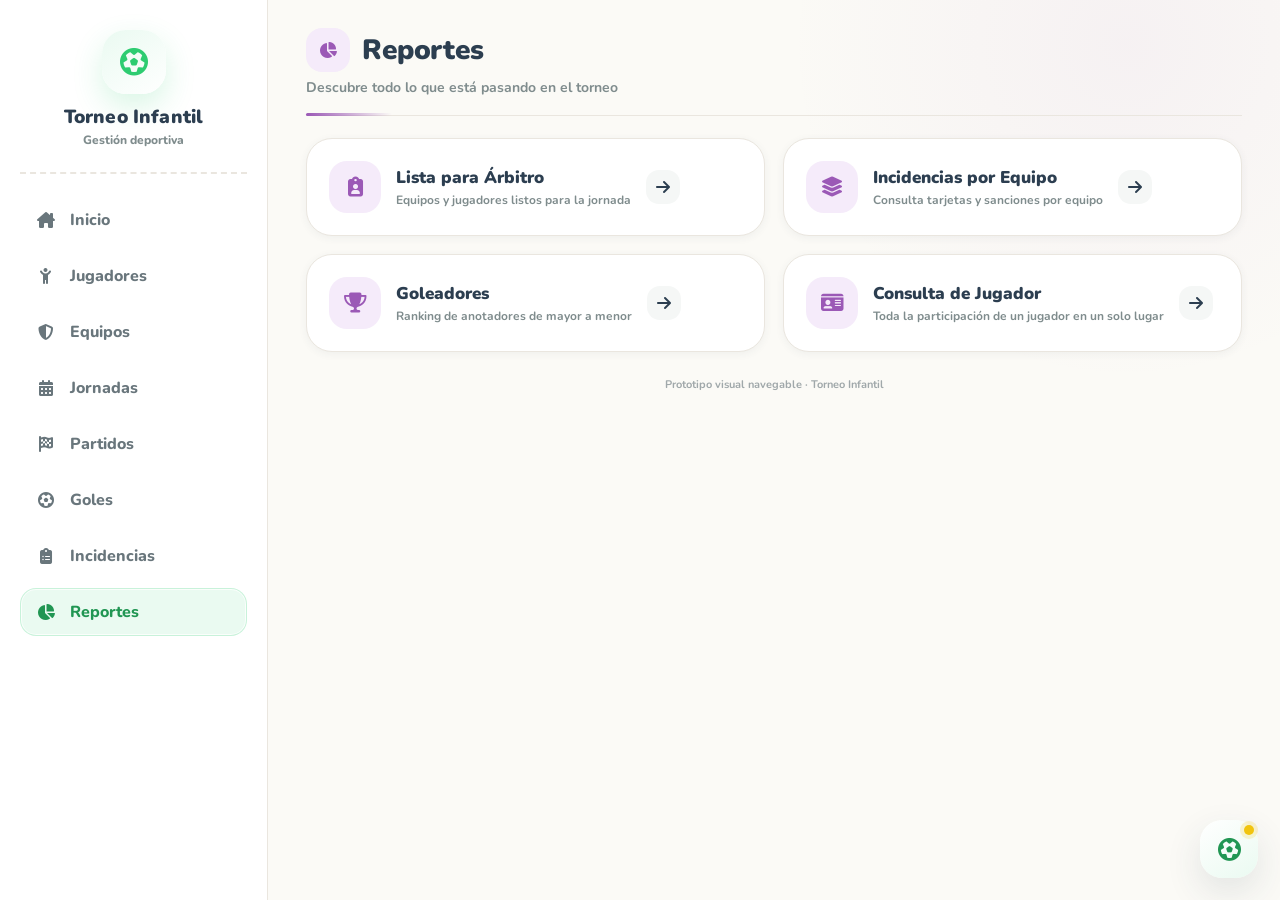
<file: reportes.html>
<!DOCTYPE html>

<html lang="es">
<head>
<meta charset="utf-8"/>
<meta content="width=device-width, initial-scale=1.0" name="viewport"/>
<title>
   Torneo Infantil - Reportes
  </title>
<link href="https://fonts.googleapis.com" rel="preconnect"/>
<link crossorigin="" href="https://fonts.gstatic.com" rel="preconnect"/>
<link href="https://fonts.googleapis.com/css2?family=Nunito:wght@400;600;700;800;900&amp;display=swap" rel="stylesheet"/>
<link href="https://cdnjs.cloudflare.com/ajax/libs/font-awesome/6.4.0/css/all.min.css" rel="stylesheet"/>
<link href="assets/css/torneo.css" rel="stylesheet"/>
</head>
<body data-page="reportes">
<button aria-label="Abrir menú" class="mobile-menu" data-menu-toggle="">
<i class="fa-solid fa-bars">
</i>
</button>
<div class="mobile-backdrop" data-mobile-backdrop="">
</div>
<div class="app">
<aside class="sidebar">
<div class="brand">
<div class="brand-mark">
<i class="fa-solid fa-futbol">
</i>
</div>
<div class="brand-title">
      Torneo Infantil
     </div>
<div class="brand-sub">
      Gestión deportiva
     </div>
</div>
<nav class="nav">
<a data-nav="inicio" href="index.html">
<i class="fa-solid fa-house-chimney">
</i>
<span>
       Inicio
      </span>
</a>
<a data-nav="jugadores" href="jugadores.html">
<i class="fa-solid fa-child-reaching">
</i>
<span>
       Jugadores
      </span>
</a>
<a data-nav="equipos" href="equipos.html">
<i class="fa-solid fa-shield-halved">
</i>
<span>
       Equipos
      </span>
</a>
<a data-nav="jornadas" href="jornadas.html">
<i class="fa-solid fa-calendar-days">
</i>
<span>
       Jornadas
      </span>
</a>
<a data-nav="partidos" href="partidos.html">
<i class="fa-solid fa-flag-checkered">
</i>
<span>
       Partidos
      </span>
</a>
<a data-nav="goles" href="goles.html">
<i class="fa-solid fa-futbol">
</i>
<span>
       Goles
      </span>
</a>
<a data-nav="incidencias" href="incidencias.html">
<i class="fa-solid fa-clipboard-list">
</i>
<span>
       Incidencias
      </span>
</a>
<a data-nav="reportes" href="reportes.html">
<i class="fa-solid fa-chart-pie">
</i>
<span>
       Reportes
      </span>
</a>
</nav>
</aside>
<main class="main">
<div class="view-head" data-page-head="reportes">
<div>
<div class="view-title-row">
<div class="title-icon">
<i class="fa-solid fa-chart-pie">
</i>
</div>
<h1 class="view-title">
        Reportes
       </h1>
</div>
<p class="view-subtitle">
       Descubre todo lo que está pasando en el torneo
      </p>
</div>
<div class="actions">
</div>
</div>
<div class="grid grid-2">
<a class="card report-card" href="lista_arbitro.html">
<div class="report-icon">
<i class="fa-solid fa-clipboard-user">
</i>
</div>
<div>
<div class="module-title">
        Lista para Árbitro
       </div>
<div class="module-desc">
        Equipos y jugadores listos para la jornada
       </div>
</div>
<div class="module-arrow">
<i class="fa-solid fa-arrow-right">
</i>
</div>
</a>
<a class="card report-card" href="incidencias_equipo.html">
<div class="report-icon">
<i class="fa-solid fa-layer-group">
</i>
</div>
<div>
<div class="module-title">
        Incidencias por Equipo
       </div>
<div class="module-desc">
        Consulta tarjetas y sanciones por equipo
       </div>
</div>
<div class="module-arrow">
<i class="fa-solid fa-arrow-right">
</i>
</div>
</a>
<a class="card report-card" href="goleadores.html">
<div class="report-icon">
<i class="fa-solid fa-trophy">
</i>
</div>
<div>
<div class="module-title">
        Goleadores
       </div>
<div class="module-desc">
        Ranking de anotadores de mayor a menor
       </div>
</div>
<div class="module-arrow">
<i class="fa-solid fa-arrow-right">
</i>
</div>
</a>
<a class="card report-card" href="consulta_jugador.html">
<div class="report-icon">
<i class="fa-solid fa-id-card">
</i>
</div>
<div>
<div class="module-title">
        Consulta de Jugador
       </div>
<div class="module-desc">
        Toda la participación de un jugador en un solo lugar
       </div>
</div>
<div class="module-arrow">
<i class="fa-solid fa-arrow-right">
</i>
</div>
</a>
</div>
<div class="footer-note">
     Prototipo visual navegable · Torneo Infantil
    </div>
</main>
</div>
<div class="toast" data-toast="">
</div>
<script src="assets/js/components.js"></script><script src="assets/js/page-animations.js"></script><script src="assets/js/app.js"></script><div class="ui-coach" data-coach="">
<button aria-expanded="false" aria-label="Abrir ayuda rápida" class="ui-coach-button" type="button">
<span class="ui-coach-face"><i class="fa-solid fa-futbol"></i></span>
<span class="ui-coach-ping"></span>
</button>
<div class="ui-coach-bubble" role="status">
<div class="ui-coach-title">Tip de reportes</div>
<div class="ui-coach-text">Cada reporte conserva filtros propios para encontrar la información con menos pasos.</div>
</div>
</div></body>
</html>
</file>
<file: assets/css/torneo.css>
@import url('./tokens.css');
@import url('./components.css');
@import url('./pages.css');
@import url('./animations.css');
</file>
